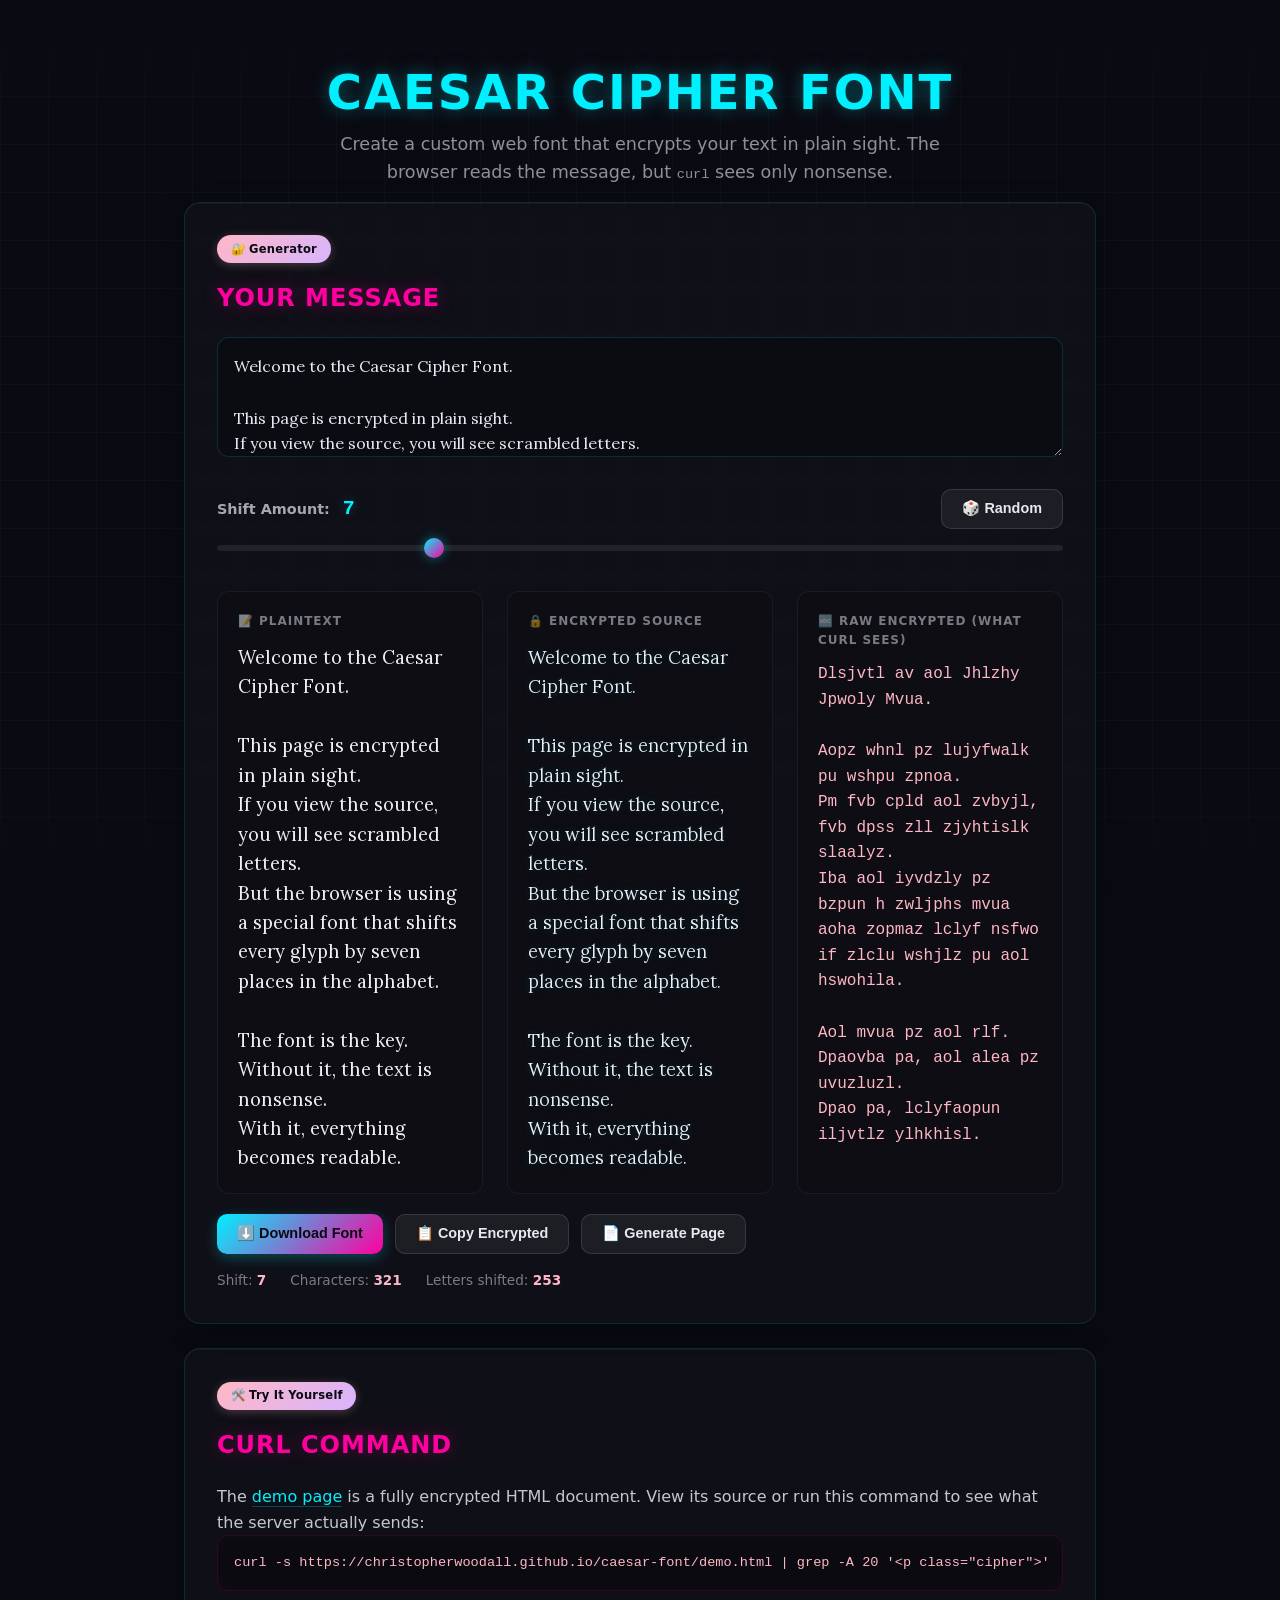
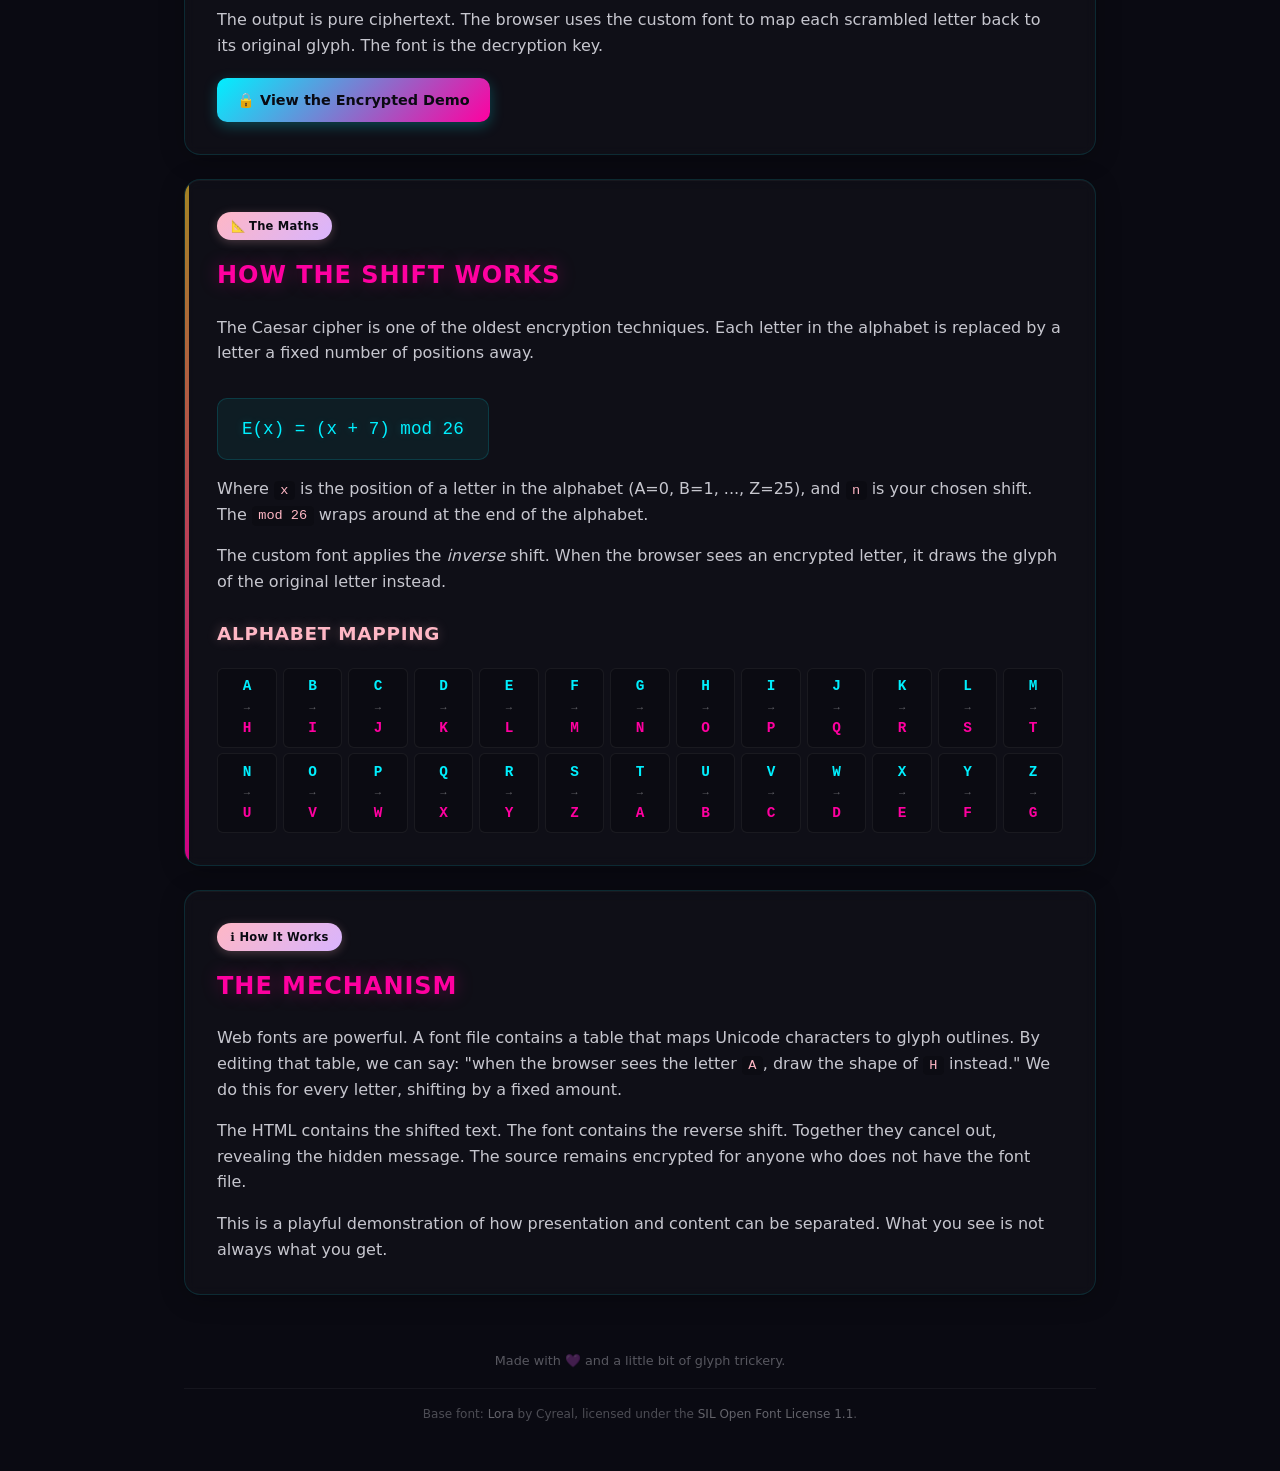
<file: docs/index.html>
<!DOCTYPE html>
<html lang="en">
<head>
<meta charset="UTF-8">
<meta name="viewport" content="width=device-width, initial-scale=1.0">
<title>Caesar Cipher Font — Generator</title>
<meta name="description" content="Create a custom web font that encrypts your text in plain sight. The browser reads the message, but curl sees only nonsense.">
<meta property="og:title" content="Caesar Cipher Font">
<meta property="og:description" content="Create a custom web font that encrypts your text in plain sight. The browser reads the message, but curl sees only nonsense.">
<meta property="og:image" content="https://christopherwoodall.github.io/caesar-font/assets/preview.png">
<meta property="og:url" content="https://christopherwoodall.github.io/caesar-font/">
<meta name="twitter:card" content="summary_large_image">
<link rel="icon" type="image/png" href="assets/favicon.png">
<link rel="apple-touch-icon" href="assets/apple-touch-icon.png">
<link rel="stylesheet" href="assets/css/style.css">
</head>
<body>
<div class="container">
  <div class="hero">
    <h1>Caesar Cipher Font</h1>
    <p>Create a custom web font that encrypts your text in plain sight. The browser reads the message, but <code>curl</code> sees only nonsense.</p>
  </div>

  <div class="card">
    <span class="badge">🔐 Generator</span>
    <h2>Your Message</h2>
    <textarea id="input-text" placeholder="Type your secret message here...">Welcome to the Caesar Cipher Font.

This page is encrypted in plain sight.
If you view the source, you will see scrambled letters.
But the browser is using a special font that shifts every glyph by seven places in the alphabet.

The font is the key.
Without it, the text is nonsense.
With it, everything becomes readable.</textarea>

    <div style="margin-top:1.5rem">
      <div style="display:flex;align-items:center;justify-content:space-between;flex-wrap:wrap;gap:1rem">
        <label style="font-weight:700;font-size:.9rem;color:rgba(232,232,240,.7)">
          Shift Amount:
          <span class="shift-display" id="shift-value">7</span>
        </label>
        <button class="btn btn-secondary" id="random-btn" type="button">🎲 Random</button>
      </div>
      <input type="range" id="shift-slider" min="1" max="25" value="7">
    </div>

    <div class="preview-grid">
      <div class="preview-panel">
        <h4>📝 Plaintext</h4>
        <div class="content plaintext" id="plaintext-preview"></div>
      </div>
      <div class="preview-panel">
        <h4>🔒 Encrypted Source</h4>
        <div class="content cipher" id="cipher-preview"></div>
      </div>
      <div class="preview-panel">
        <h4>🔤 Raw Encrypted (what curl sees)</h4>
        <div class="content raw-encrypted" id="raw-preview"></div>
      </div>
    </div>

    <div class="btn-group">
      <button class="btn" id="download-font-btn" type="button">⬇️ Download Font</button>
      <button class="btn btn-secondary" id="copy-text-btn" type="button">📋 Copy Encrypted</button>
      <button class="btn btn-secondary" id="generate-page-btn" type="button">📄 Generate Page</button>
    </div>

    <div class="stats">
      <span>Shift: <strong id="stat-shift">7</strong></span>
      <span>Characters: <strong id="stat-chars">0</strong></span>
      <span>Letters shifted: <strong id="stat-shifted">0</strong></span>
    </div>
  </div>

  <div class="card">
    <span class="badge">🛠️ Try It Yourself</span>
    <h2>Curl Command</h2>
    <div class="explanation">
      <p>The <a href="demo.html">demo page</a> is a fully encrypted HTML document. View its source or run this command to see what the server actually sends:</p>
    </div>
    <pre><code>curl -s https://christopherwoodall.github.io/caesar-font/demo.html | grep -A 20 '&lt;p class="cipher"&gt;'</code></pre>
    <div class="explanation" style="margin-top:1rem">
      <p>The output is pure ciphertext. The browser uses the custom font to map each scrambled letter back to its original glyph. The font is the decryption key.</p>
    </div>
    <div class="btn-group">
      <a href="demo.html" class="btn">🔒 View the Encrypted Demo</a>
    </div>
  </div>

  <div class="card roman">
    <span class="badge">📐 The Maths</span>
    <h2>How the Shift Works</h2>
    <div class="explanation">
      <p>The Caesar cipher is one of the oldest encryption techniques. Each letter in the alphabet is replaced by a letter a fixed number of positions away.</p>
      <div class="maths-formula" id="math-formula">E(x) = (x + 7) mod 26</div>
      <p>Where <code>x</code> is the position of a letter in the alphabet (A=0, B=1, ..., Z=25), and <code>n</code> is your chosen shift. The <code>mod 26</code> wraps around at the end of the alphabet.</p>
      <p>The custom font applies the <em>inverse</em> shift. When the browser sees an encrypted letter, it draws the glyph of the original letter instead.</p>
    </div>
    <h3 style="margin-top:1.5rem">Alphabet Mapping</h3>
    <div class="alphabet-table" id="alphabet-table"></div>
  </div>

  <div class="card">
    <span class="badge">ℹ️ How It Works</span>
    <h2>The Mechanism</h2>
    <div class="explanation">
      <p>Web fonts are powerful. A font file contains a table that maps Unicode characters to glyph outlines. By editing that table, we can say: "when the browser sees the letter <code>A</code>, draw the shape of <code>H</code> instead." We do this for every letter, shifting by a fixed amount.</p>
      <p>The HTML contains the shifted text. The font contains the reverse shift. Together they cancel out, revealing the hidden message. The source remains encrypted for anyone who does not have the font file.</p>
      <p>This is a playful demonstration of how presentation and content can be separated. What you see is not always what you get.</p>
    </div>
  </div>

  <footer>
    <p>Made with 💜 and a little bit of glyph trickery.</p>
    <div class="attribution">
      <p>Base font: <a href="https://fonts.google.com/specimen/Lora" target="_blank" rel="noopener">Lora</a> by Cyreal, licensed under the <a href="https://scripts.sil.org/OFL" target="_blank" rel="noopener">SIL Open Font License 1.1</a>.</p>
    </div>
  </footer>
</div>

<script>
(function(){
  const textarea = document.getElementById('input-text');
  const slider = document.getElementById('shift-slider');
  const shiftValue = document.getElementById('shift-value');
  const statShift = document.getElementById('stat-shift');
  const statChars = document.getElementById('stat-chars');
  const statShifted = document.getElementById('stat-shifted');
  const plaintextPreview = document.getElementById('plaintext-preview');
  const cipherPreview = document.getElementById('cipher-preview');
  const rawPreview = document.getElementById('raw-preview');
  const randomBtn = document.getElementById('random-btn');
  const downloadBtn = document.getElementById('download-font-btn');
  const copyBtn = document.getElementById('copy-text-btn');
  const generateBtn = document.getElementById('generate-page-btn');
  const mathFormula = document.getElementById('math-formula');
  const alphabetTable = document.getElementById('alphabet-table');

  let currentShift = 7;
  let currentFontFace = null;

  function caesarShift(text, shift) {
    return text.replace(/[a-zA-Z]/g, function(ch) {
      const base = ch <= 'Z' ? 65 : 97;
      return String.fromCharCode((ch.charCodeAt(0) - base + shift) % 26 + base);
    });
  }

  function updateAlphabetTable(shift) {
    const plain = 'ABCDEFGHIJKLMNOPQRSTUVWXYZ';
    const cipher = caesarShift(plain, shift);
    alphabetTable.innerHTML = '';
    for (let i = 0; i < 26; i++) {
      const cell = document.createElement('div');
      cell.className = 'cell';
      cell.innerHTML = '<span class="plain">' + plain[i] + '</span><span class="arrow">→</span><span class="shifted">' + cipher[i] + '</span>';
      alphabetTable.appendChild(cell);
    }
  }

  function updateFont() {
    const shift = parseInt(slider.value, 10);
    currentShift = shift;
    shiftValue.textContent = shift;
    statShift.textContent = shift;
    mathFormula.textContent = 'E(x) = (x + ' + shift + ') mod 26';
    updateAlphabetTable(shift);

    if (currentFontFace) {
      document.fonts.delete(currentFontFace);
    }
    currentFontFace = new FontFace('CaesarLora', 'url(assets/fonts/caesar-shift-' + shift + '.woff2)');
    document.fonts.add(currentFontFace);
    currentFontFace.load().then(function() {
      updatePreview();
    }).catch(function() {
      updatePreview();
    });
  }

  function updatePreview() {
    const text = textarea.value;
    const encrypted = caesarShift(text, currentShift);
    plaintextPreview.textContent = text || 'Type something to see the preview...';
    cipherPreview.textContent = encrypted || '...';
    rawPreview.textContent = encrypted || '...';
    statChars.textContent = text.length;
    statShifted.textContent = (text.match(/[a-zA-Z]/g) || []).length;
  }

  function downloadFont() {
    const shift = currentShift;
    const url = 'assets/fonts/caesar-shift-' + shift + '.woff2';
    fetch(url).then(function(r) { return r.blob(); }).then(function(blob) {
      const a = document.createElement('a');
      a.href = URL.createObjectURL(blob);
      a.download = 'caesar-cipher-shift-' + shift + '.woff2';
      a.click();
      URL.revokeObjectURL(a.href);
    });
  }

  function copyEncrypted() {
    const encrypted = caesarShift(textarea.value, currentShift);
    navigator.clipboard.writeText(encrypted).then(function() {
      copyBtn.textContent = '✅ Copied!';
      setTimeout(function() { copyBtn.textContent = '📋 Copy Encrypted'; }, 1500);
    });
  }

  function generatePage() {
    const shift = currentShift;
    const text = textarea.value;
    const encrypted = caesarShift(text, shift);

    const html = '<!DOCTYPE html>\n<html lang="en">\n<head>\n<meta charset="UTF-8">\n<meta name="viewport" content="width=device-width, initial-scale=1.0">\n<title>Caesar Cipher — Shift ' + shift + '</title>\n<style>\n  *,*::before,*::after{box-sizing:border-box;margin:0}\n  body{\n    background:#0a0a12;\n    color:#e8e8f0;\n    font-family:system-ui,sans-serif;\n    line-height:1.6;\n    padding:2rem;\n    max-width:720px;\n    margin:0 auto;\n  }\n  @font-face{\n    font-family:"CaesarLora";\n    src:url(data:font/woff2;base64,[[FONT_BASE64]]) format("woff2");\n    font-weight:400;\n    font-style:normal;\n  }\n  .cipher{\n    font-family:"CaesarLora",serif;\n    font-size:1.25rem;\n    white-space:pre-wrap;\n  }\n  a{color:#00f0ff}\n</style>\n</head>\n<body>\n  <p class="cipher">' + encrypted.replace(/&/g,'&amp;').replace(/</g,'&lt;').replace(/>/g,'&gt;') + '</p>\n  <footer style="margin-top:2rem;font-size:.8rem;color:rgba(232,232,240,.4)">\n    <p>Encrypted with Caesar Cipher Font. Shift: ' + shift + '.</p>\n    <p>Font: <a href="https://fonts.google.com/specimen/Lora" target="_blank" rel="noopener">Lora</a> by Cyreal, SIL OFL 1.1.</p>\n  </footer>\n</body>\n</html>';

    fetch('assets/fonts/caesar-shift-' + shift + '.woff2')
      .then(function(r) { return r.arrayBuffer(); })
      .then(function(buf) {
        const base64 = btoa(String.fromCharCode.apply(null, new Uint8Array(buf)));
        const finalHtml = html.replace('[[FONT_BASE64]]', base64);
        const blob = new Blob([finalHtml], {type: 'text/html'});
        const a = document.createElement('a');
        a.href = URL.createObjectURL(blob);
        a.download = 'caesar-cipher-page-shift-' + shift + '.html';
        a.click();
        URL.revokeObjectURL(a.href);
      });
  }

  // Event listeners
  slider.addEventListener('input', updateFont);
  textarea.addEventListener('input', updatePreview);
  randomBtn.addEventListener('click', function() {
    slider.value = Math.floor(Math.random() * 25) + 1;
    updateFont();
  });
  downloadBtn.addEventListener('click', downloadFont);
  copyBtn.addEventListener('click', copyEncrypted);
  generateBtn.addEventListener('click', generatePage);

  // Initialize
  updateFont();
})();
</script>
</body>
</html>
</file>
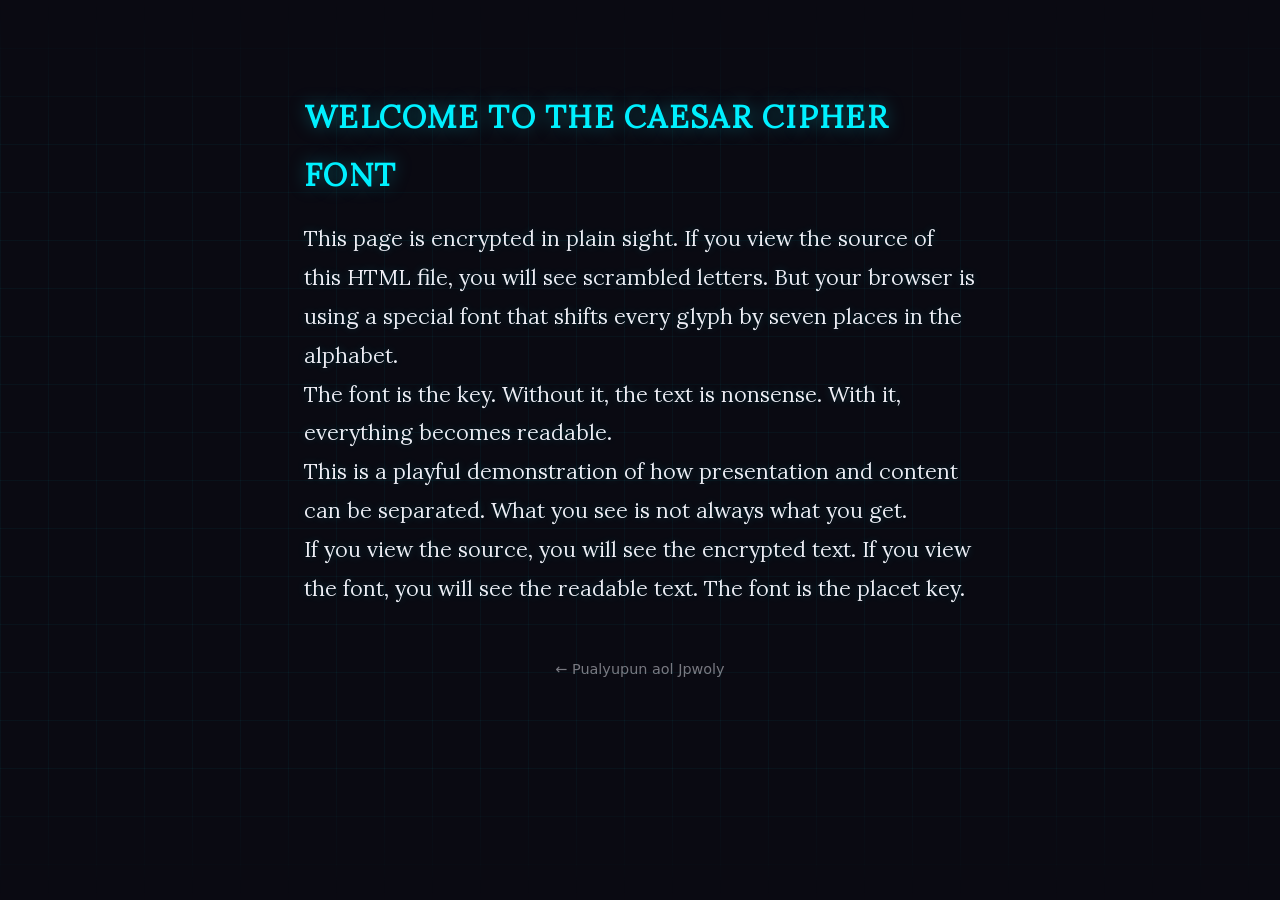
<file: docs/demo.html>
<!DOCTYPE html>
<html lang="en">
<head>
<meta charset="UTF-8">
<meta name="viewport" content="width=device-width, initial-scale=1.0">
<title>Caesar Cipher Font — Demo</title>
<meta property="og:title" content="Caesar Cipher Font">
<meta property="og:description" content="What you see is not always what you get.">
<meta property="og:image" content="https://christopherwoodall.github.io/caesar-font/assets/preview.png">
<meta property="og:url" content="https://christopherwoodall.github.io/caesar-font/demo.html">
<meta name="twitter:card" content="summary_large_image">
<link rel="icon" type="image/png" href="assets/favicon.png">
<link rel="apple-touch-icon" href="assets/apple-touch-icon.png">
<link rel="stylesheet" href="assets/css/style.css">
<style>
.demo-body{max-width:720px;margin:0 auto;padding:3rem 1.5rem}
.demo-body .cipher{font-size:1.35rem;line-height:1.8}
.demo-body h2.cipher{font-size:2rem;font-weight:700;margin-top:2.5rem;margin-bottom:1rem;color:#00f0ff;text-shadow:0 0 18px rgba(0,240,255,.35)}
.back-link{text-align:center;margin-top:3rem}
.back-link a{font-size:.9rem;color:rgba(232,232,240,.5);border-bottom:none}
.back-link a:hover{color:#00f0ff}
</style>
</head>
<body>
<div class="demo-body">
  <h2 class="cipher">Dlsjvtl av aol Jhlzhy Jpwoly Mvua</h2>
  <p class="cipher">
Aopz whnl pz lujyfwalk pu wshpu zpnoa.
Pm fvb cpld aol zvbyjl vm aopz OATS mpsl, fvb dpss zll zjyhtislk slaalyz.
Iba fvby iyvdzly pz bzpun h zwljphs mvua aoha zopmaz lclyf nsfwo if zlclu wshjlz pu aol hswohila.
  </p>
  <p class="cipher">
Aol mvua pz aol rlf.
Dpaovba pa, aol alea pz uvuzluzl.
Dpao pa, lclyfaopun iljvtlz ylhkhisl.
  </p>
  <p class="cipher">
Aopz pz h wshfmbs kltvuzayhapvu vm ovd wylzluahapvu huk jvualua jhu il zlwhyhalk.
Doha fvb zll pz uva hsdhfz doha fvb nla.
  </p>
  <p class="cipher">
Pm fvb cpld aol zvbyjl, fvb dpss zll aol lujyfwalk alea.
Pm fvb cpld aol mvua, fvb dpss zll aol ylhkhisl alea.
Aol mvua pz aol wshjla rlf.
  </p>
  <div class="back-link">
    <a href="index.html">&#8592; Pualyupun aol Jpwoly</a>
  </div>
</div>
</body>
</html>
</file>
<file: docs/assets/css/style.css>
/* ─── Reset & Base ─── */
*,*::before,*::after{box-sizing:border-box;margin:0}
html,body{min-height:100vh}
body{
  background:#0a0a12;
  color:#e8e8f0;
  font-family:system-ui,-apple-system,BlinkMacSystemFont,"Segoe UI",Roboto,sans-serif;
  line-height:1.6;
  -webkit-font-smoothing:antialiased;
}

/* ─── Grid Overlay ─── */
body::before{
  content:"";
  position:fixed;
  inset:0;
  pointer-events:none;
  z-index:0;
  background-image:
    linear-gradient(rgba(0,240,255,.04) 1px,transparent 1px),
    linear-gradient(90deg,rgba(0,240,255,.04) 1px,transparent 1px);
  background-size:48px 48px;
  mask-image:linear-gradient(to bottom,transparent 0%,black 15%,black 85%,transparent 100%);
  -webkit-mask-image:linear-gradient(to bottom,transparent 0%,black 15%,black 85%,transparent 100%);
}

/* ─── Typography ─── */
@font-face{
  font-family:"Lora";
  src:url("../fonts/lora-base.woff2") format("woff2");
  font-weight:400;
  font-style:normal;
  font-display:swap;
}

@font-face{
  font-family:"CaesarLora";
  src:url("../fonts/caesar-shift-7.woff2") format("woff2");
  font-weight:400;
  font-style:normal;
  font-display:swap;
}

.cipher,.cipher-preview{
  font-family:"CaesarLora",serif;
  font-size:1.15rem;
  color:#f0eef5;
  text-shadow:0 0 10px rgba(0,240,255,.2),0 0 1px rgba(0,240,255,.08);
}

.plaintext{
  font-family:"Lora",serif;
  font-size:1.15rem;
  color:#f0eef5;
}

h1,h2,h3{
  font-family:system-ui,sans-serif;
  font-weight:800;
  letter-spacing:.04em;
  text-transform:uppercase;
  color:#00f0ff;
  text-shadow:0 0 18px rgba(0,240,255,.35),0 0 3px rgba(0,240,255,.15);
  margin-bottom:1.25rem;
}

h1{font-size:2.25rem;line-height:1.2}
h2{font-size:1.5rem;color:#ff00a0;text-shadow:0 0 18px rgba(255,0,160,.35)}
h3{font-size:1.15rem;color:#ffb7c5;text-shadow:0 0 12px rgba(255,183,197,.3)}

/* ─── Layout ─── */
.container{
  position:relative;
  z-index:2;
  max-width:960px;
  margin:0 auto;
  padding:2rem 1.5rem;
}

/* ─── Cards ─── */
.card{
  background:rgba(255,255,255,.025);
  border:1px solid rgba(0,240,255,.12);
  border-radius:16px;
  padding:2rem;
  margin-bottom:1.5rem;
  backdrop-filter:blur(6px);
  box-shadow:0 4px 24px rgba(0,0,0,.25),inset 0 1px 0 rgba(255,255,255,.04);
  position:relative;
  overflow:hidden;
  transition:transform .2s,box-shadow .2s;
}
.card:hover{
  transform:translateY(-2px);
  box-shadow:0 8px 32px rgba(0,0,0,.35),0 0 20px rgba(0,240,255,.06),inset 0 1px 0 rgba(255,255,255,.06);
}

/* Roman accent line */
.card.roman::after{
  content:"";
  position:absolute;
  top:0;left:0;
  width:4px;height:100%;
  background:linear-gradient(to bottom,#c9a227,#ff00a0);
  border-radius:16px 0 0 16px;
  opacity:.8;
}

/* ─── Kawaii Badges ─── */
.badge{
  display:inline-flex;
  align-items:center;
  gap:.35rem;
  background:linear-gradient(135deg,#ffb7c5,#d8b4fe);
  color:#0a0a12;
  font-size:.72rem;
  font-weight:700;
  padding:.3rem .85rem;
  border-radius:999px;
  margin-bottom:1rem;
  text-shadow:none;
  box-shadow:0 2px 10px rgba(255,183,197,.25);
  letter-spacing:.02em;
}

/* ─── Forms ─── */
input[type="range"]{
  -webkit-appearance:none;
  appearance:none;
  width:100%;
  height:6px;
  background:rgba(255,255,255,.08);
  border-radius:3px;
  outline:none;
  margin:1rem 0;
}
input[type="range"]::-webkit-slider-thumb{
  -webkit-appearance:none;
  appearance:none;
  width:20px;height:20px;
  border-radius:50%;
  background:linear-gradient(135deg,#00f0ff,#ff00a0);
  cursor:pointer;
  box-shadow:0 0 12px rgba(0,240,255,.4);
  transition:transform .15s;
}
input[type="range"]::-webkit-slider-thumb:hover{transform:scale(1.15)}
input[type="range"]::-moz-range-thumb{
  width:20px;height:20px;
  border-radius:50%;
  background:linear-gradient(135deg,#00f0ff,#ff00a0);
  cursor:pointer;
  border:none;
  box-shadow:0 0 12px rgba(0,240,255,.4);
}

textarea{
  width:100%;
  background:rgba(0,0,0,.2);
  border:1px solid rgba(0,240,255,.15);
  border-radius:12px;
  padding:1rem;
  color:#e8e8f0;
  font-family:"Lora",serif;
  font-size:1rem;
  line-height:1.6;
  resize:vertical;
  min-height:120px;
  outline:none;
  transition:border-color .2s,box-shadow .2s;
}
textarea:focus{
  border-color:rgba(0,240,255,.4);
  box-shadow:0 0 20px rgba(0,240,255,.1),inset 0 0 10px rgba(0,240,255,.03);
}

/* ─── Preview Panels ─── */
.preview-grid{
  display:grid;
  grid-template-columns:1fr 1fr 1fr;
  gap:1.5rem;
  margin-top:1.5rem;
}
.preview-panel{
  background:rgba(0,0,0,.15);
  border:1px solid rgba(255,255,255,.06);
  border-radius:12px;
  padding:1.25rem;
  min-height:160px;
}
.preview-panel h4{
  font-size:.75rem;
  font-weight:700;
  text-transform:uppercase;
  letter-spacing:.08em;
  color:rgba(232,232,240,.5);
  margin-bottom:.75rem;
  display:flex;
  align-items:center;
  gap:.5rem;
}
.preview-panel .content{
  white-space:pre-wrap;
  word-break:break-word;
}
.raw-encrypted{
  font-family:"SF Mono",Monaco,Inconsolata,"Fira Code",monospace;
  font-size:1rem;
  color:#ffb7c5;
}

/* ─── Code / Pre ─── */
pre,code{
  font-family:"SF Mono",Monaco,Inconsolata,"Fira Code",monospace;
  font-size:.85rem;
}
pre{
  background:rgba(0,0,0,.3);
  border:1px solid rgba(255,0,160,.15);
  border-radius:10px;
  padding:1rem;
  overflow-x:auto;
  color:#ffb7c5;
  box-shadow:inset 0 0 16px rgba(255,0,160,.04);
}

/* ─── Links ─── */
a{
  color:#00f0ff;
  text-decoration:none;
  border-bottom:1px solid rgba(0,240,255,.25);
  transition:all .2s;
}
a:hover{
  color:#ffb7c5;
  border-bottom-color:#ffb7c5;
  text-shadow:0 0 10px rgba(255,183,197,.3);
}

/* ─── Buttons ─── */
.btn-group{
  display:flex;
  gap:.75rem;
  flex-wrap:wrap;
  margin-top:1.25rem;
}
.btn{
  display:inline-flex;
  align-items:center;
  gap:.4rem;
  background:linear-gradient(135deg,#00f0ff,#ff00a0);
  color:#0a0a12;
  font-weight:700;
  font-size:.9rem;
  padding:.65rem 1.25rem;
  border-radius:10px;
  border:none;
  cursor:pointer;
  text-shadow:none;
  box-shadow:0 4px 14px rgba(0,240,255,.25);
  transition:transform .15s,box-shadow .15s;
}
.btn:hover{
  transform:translateY(-2px);
  box-shadow:0 6px 20px rgba(0,240,255,.35);
}
.btn.btn-secondary{
  background:rgba(255,255,255,.06);
  color:#e8e8f0;
  border:1px solid rgba(255,255,255,.12);
  box-shadow:none;
}
.btn.btn-secondary:hover{
  background:rgba(255,255,255,.1);
  border-color:rgba(0,240,255,.25);
  box-shadow:0 0 12px rgba(0,240,255,.1);
  transform:translateY(-1px);
}

/* ─── Shift Display ─── */
.shift-display{
  display:inline-flex;
  align-items:center;
  gap:.5rem;
  font-family:monospace;
  font-size:1.25rem;
  font-weight:700;
  color:#00f0ff;
  text-shadow:0 0 12px rgba(0,240,255,.3);
  margin-left:.5rem;
}

/* ─── Stats Row ─── */
.stats{
  display:flex;
  gap:1.5rem;
  margin-top:1rem;
  font-size:.85rem;
  color:rgba(232,232,240,.5);
}
.stats span strong{color:#ffb7c5}

/* ─── Footer ─── */
footer{
  text-align:center;
  padding:2rem 0 1rem;
  font-size:.8rem;
  color:rgba(232,232,240,.35);
}
footer a{border-bottom:none;color:rgba(232,232,240,.5)}
footer a:hover{color:#00f0ff}

/* ─── Attribution ─── */
.attribution{
  font-size:.75rem;
  color:rgba(232,232,240,.3);
  margin-top:1rem;
  padding-top:1rem;
  border-top:1px solid rgba(255,255,255,.05);
}
.attribution a{color:rgba(232,232,240,.4);border-bottom:none}
.attribution a:hover{color:#00f0ff}

/* ─── Responsive ─── */
@media(max-width:720px){
  .preview-grid{grid-template-columns:1fr}
  h1{font-size:1.75rem}
  .card{padding:1.5rem}
  .btn-group{justify-content:center}
}

/* ─── Hero ─── */
.hero{
  text-align:center;
  padding:2rem 0 1rem;
}
.hero h1{
  font-size:3rem;
  margin-bottom:.5rem;
}
.hero p{
  color:rgba(232,232,240,.6);
  font-size:1.1rem;
  max-width:600px;
  margin:0 auto;
}
@media(max-width:720px){
  .hero h1{font-size:2rem}
}

/* ─── Maths & Alphabet Table ─── */
.maths-formula{
  font-family:"SF Mono",monospace;
  font-size:1.1rem;
  color:#00f0ff;
  background:rgba(0,240,255,.06);
  border:1px solid rgba(0,240,255,.15);
  border-radius:10px;
  padding:1rem 1.5rem;
  display:inline-block;
  margin:1rem 0;
  text-shadow:0 0 10px rgba(0,240,255,.2);
}

.alphabet-table{
  display:grid;
  grid-template-columns:repeat(13,1fr);
  gap:.35rem;
  margin-top:1rem;
  font-family:monospace;
  font-size:.82rem;
}
.alphabet-table .cell{
  background:rgba(0,0,0,.2);
  border:1px solid rgba(255,255,255,.06);
  border-radius:6px;
  padding:.4rem .2rem;
  text-align:center;
  color:rgba(232,232,240,.7);
}
.alphabet-table .cell .plain{
  display:block;
  font-weight:700;
  color:#00f0ff;
  font-size:.9rem;
}
.alphabet-table .cell .arrow{
  display:block;
  font-size:.65rem;
  color:rgba(232,232,240,.4);
  margin:1px 0;
}
.alphabet-table .cell .shifted{
  display:block;
  font-weight:700;
  color:#ff00a0;
  font-size:.9rem;
}

@media(max-width:720px){
  .alphabet-table{grid-template-columns:repeat(7,1fr)}
}

/* ─── Explanation text ─── */
.explanation p{
  color:rgba(232,232,240,.85);
  margin-bottom:1rem;
}
.explanation p:last-child{margin-bottom:0}
.explanation code{
  background:rgba(0,0,0,.2);
  padding:.15rem .4rem;
  border-radius:4px;
  color:#ffb7c5;
  font-size:.85em;
}
</file>
